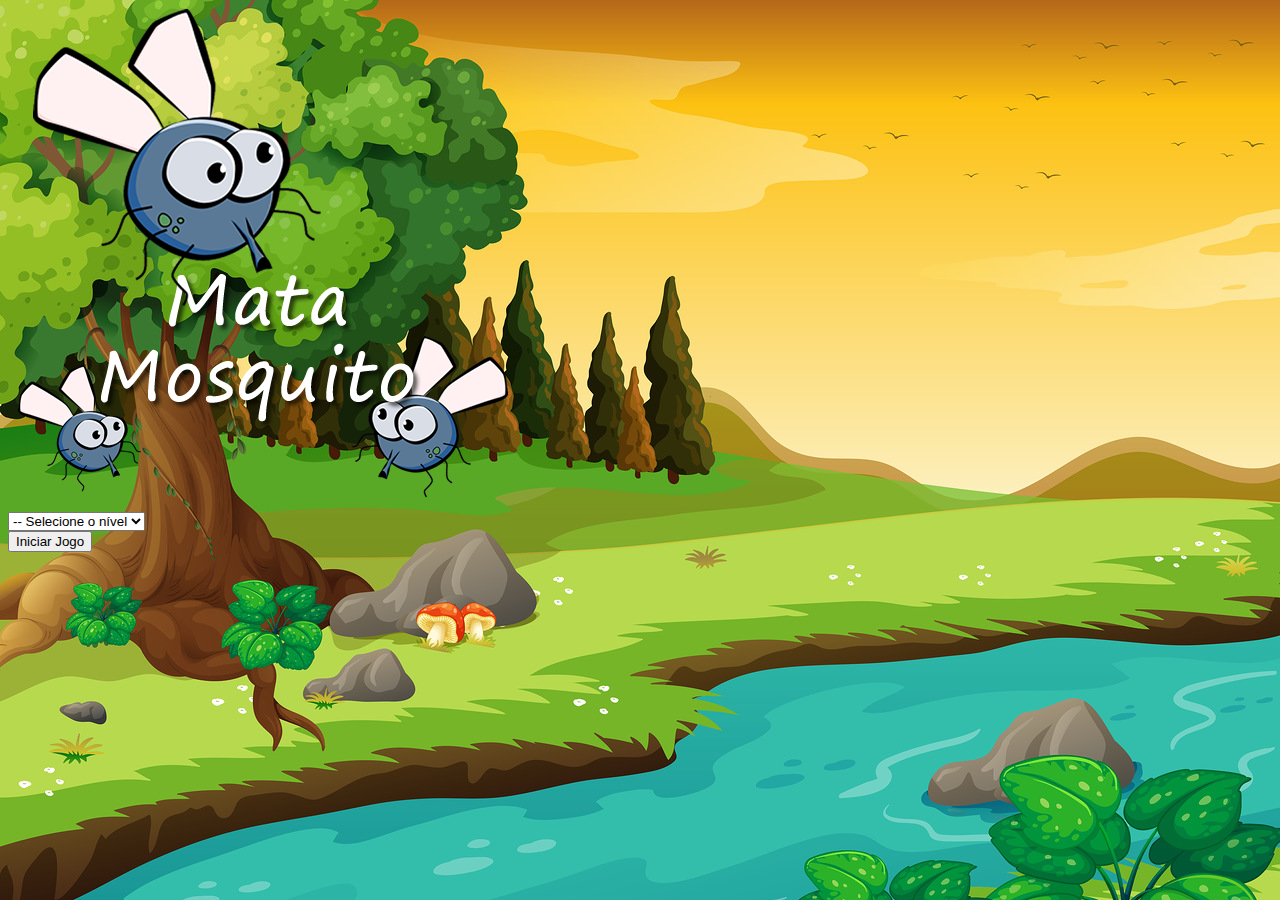
<file: index.html>
<!DOCTYPE html>
<!--[if lt IE 7]>      <html class="no-js lt-ie9 lt-ie8 lt-ie7"> <![endif]-->
<!--[if IE 7]>         <html class="no-js lt-ie9 lt-ie8"> <![endif]-->
<!--[if IE 8]>         <html class="no-js lt-ie9"> <![endif]-->
<!--[if gt IE 8]>      <html class="no-js"> <!--<![endif]-->
<html>
    <head>
        <meta charset="utf-8">
        <meta http-equiv="X-UA-Compatible" content="IE=edge">
        <title>Mata Mosquito</title>
        <meta name="description" content="">
        <meta name="viewport" content="width=device-width, initial-scale=1">
        <link href="https://cdn.jsdelivr.net/npm/bootstrap@5.1.3/dist/css/bootstrap.min.css" rel="stylesheet" integrity="sha384-1BmE4kWBq78iYhFldvKuhfTAU6auU8tT94WrHftjDbrCEXSU1oBoqyl2QvZ6jIW3" crossorigin="anonymous">
        <link rel="stylesheet" href="style.css">

        <script>
            function iniciarJogo() {
               let nivel = document.getElementById('nivel').value

               if(nivel === ''){
                   alert('Selecione um nível para iniciar o jogo')
                   return false
               }
               window.location.href = 'app.html?' + nivel

            }
        </script>
    </head>
    <body>
        <div class="container">
            <div class="row">
                <div class="col">
                    <div class="d-flex justify-content-center">
                        <img src="/imagens/game.png" alt="imagem da vitoria do jogo">
                    </div>
                </div>
            </div>
            
            <div class="row">
                <div class="col">
                    <div class="d-flex justify-content-center">
                        <div class="mb-2">
                            <select class="form-control" id="nivel">
                                <option value="">-- Selecione o nível</option>
                                <option value="normal">Normal</option>
                                <option value="dificil">Difícil</option>
                                <option value="ultra">Ultra Hard</option>
                            </select>     
                        </div>       
                    </div>
                </div>
            </div>    

            <div class="row">
                <div class="col">
                    <div class="d-flex justify-content-center">
                        <button type="button" class="btn btn-danger btn-lg" onclick="iniciarJogo()">Iniciar Jogo</button>
                    </div>
                </div>
            </div>
        </div>
    </body>
</html>
</file>
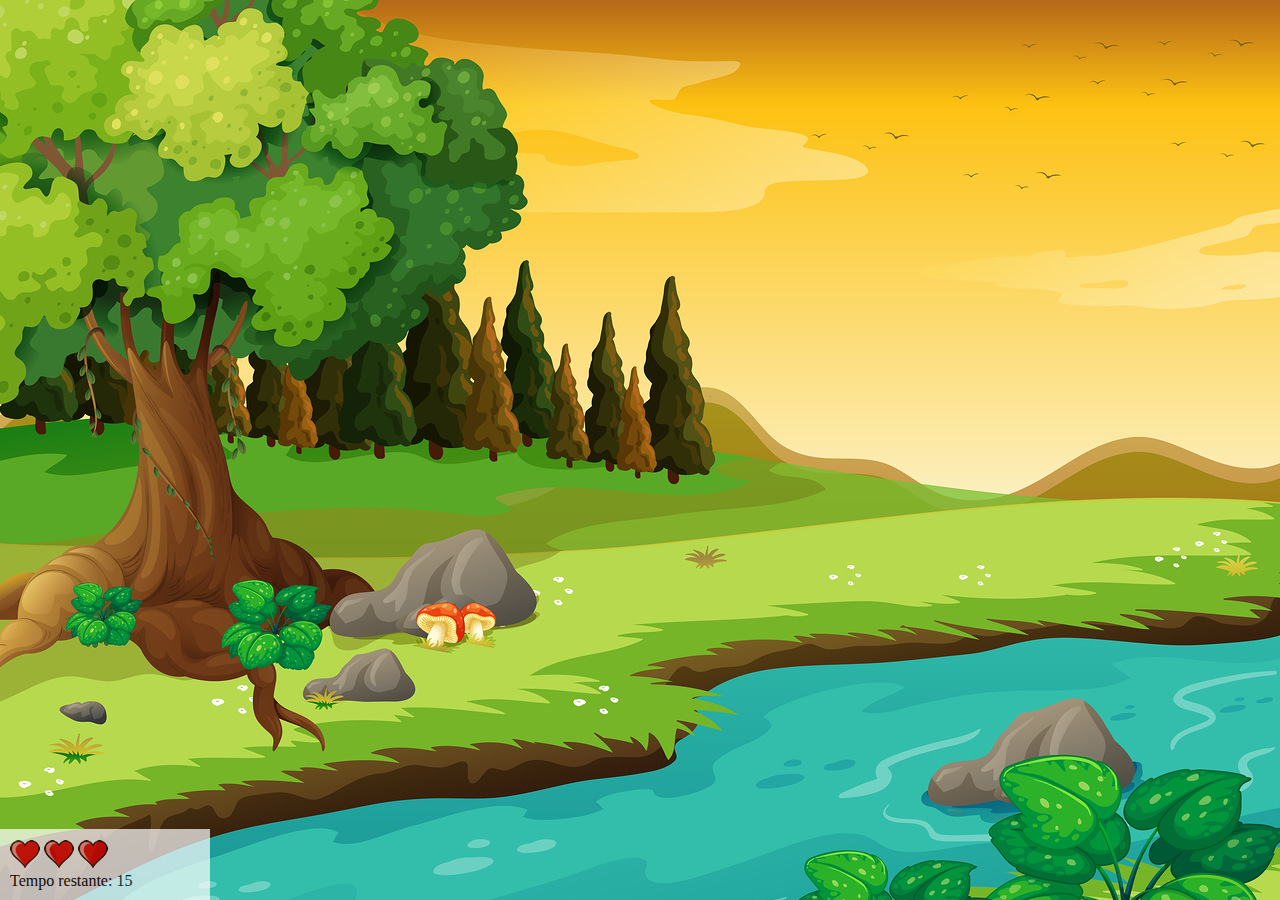
<file: app.html>
<!DOCTYPE html>
<!--[if lt IE 7]>      <html class="no-js lt-ie9 lt-ie8 lt-ie7"> <![endif]-->
<!--[if IE 7]>         <html class="no-js lt-ie9 lt-ie8"> <![endif]-->
<!--[if IE 8]>         <html class="no-js lt-ie9"> <![endif]-->
<!--[if gt IE 8]>      <html class="no-js"> <!--<![endif]-->
<html>
    <head>
        <meta charset="utf-8">
        <meta http-equiv="X-UA-Compatible" content="IE=edge">
        <title>Mata Mosquito</title>
        <meta name="description" content="">
        <meta name="viewport" content="width=device-width, initial-scale=1">
        <link rel="stylesheet" href="/style.css">
        <script src="/jogo.js"></script> 
    </head>
    <body onresize="ajustarTamanhoJogo()">
        
        <div class="painel">
            <div class="vidas"></div>
                <img id="v1" src="/imagens/coracao_cheio.png" alt="imagem de um coração">
                <img id="v2" src="/imagens/coracao_cheio.png" alt="imagem de um coração">
                <img id="v3" src="/imagens/coracao_cheio.png" alt="imagem de um coração">
            <div class="cronometro">Tempo restante: <span id="conometro"></span></div>
        </div>

        <script>
            document.getElementById('conometro').innerHTML = tempo

            let criarMosca = setInterval(function(){
                posicaoRandomica()  
            }, criarMosquitoTempo)
        </script>

           
    </body>
</html>
</file>
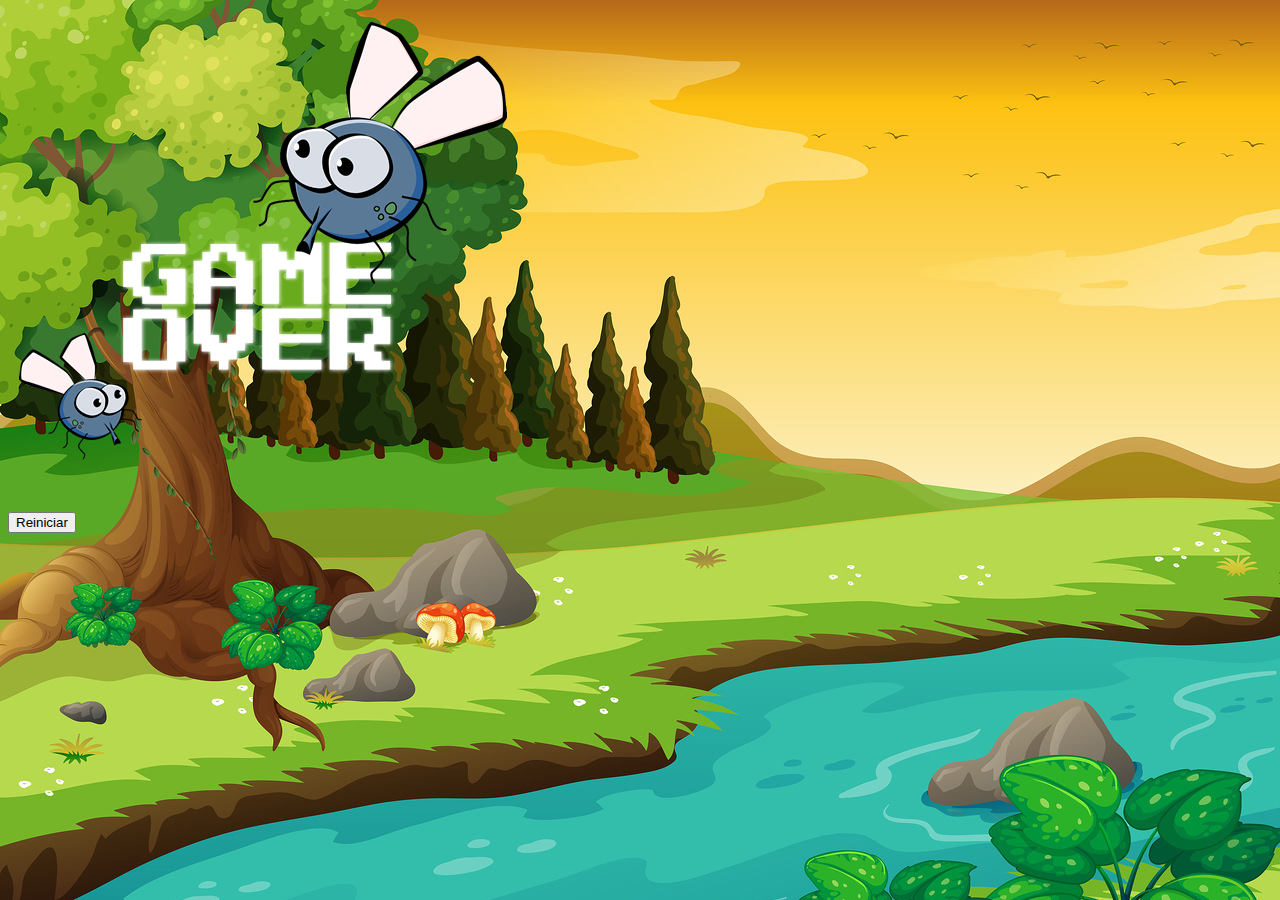
<file: fim_de_jogo.html>
<!DOCTYPE html>
<!--[if lt IE 7]>      <html class="no-js lt-ie9 lt-ie8 lt-ie7"> <![endif]-->
<!--[if IE 7]>         <html class="no-js lt-ie9 lt-ie8"> <![endif]-->
<!--[if IE 8]>         <html class="no-js lt-ie9"> <![endif]-->
<!--[if gt IE 8]>      <html class="no-js"> <!--<![endif]-->
<html>
    <head>
        <meta charset="utf-8">
        <meta http-equiv="X-UA-Compatible" content="IE=edge">
        <title>Mata Mosquito</title>
        <meta name="description" content="">
        <meta name="viewport" content="width=device-width, initial-scale=1">   
        <!-- CSS only -->
        <link href="https://cdn.jsdelivr.net/npm/bootstrap@5.1.3/dist/css/bootstrap.min.css" rel="stylesheet" integrity="sha384-1BmE4kWBq78iYhFldvKuhfTAU6auU8tT94WrHftjDbrCEXSU1oBoqyl2QvZ6jIW3" crossorigin="anonymous">
        <link rel="stylesheet" href="style.css">
    </head>
    <body>
        <div class="container">
            <div class="row">
                <div class="col">
                    <div class="d-flex justify-content-center">
                        <img src="/imagens/game_over.png" alt="imagem de fim de jogo">
                    </div>
                </div>
            </div>

            <div class="row">
                <div class="col">
                    <div class="d-flex justify-content-center">
                        <button type="button" class="btn btn-dark btn-lg" onclick="window.location.href = 'index.html'">Reiniciar</button>
                    </div>
                </div>
            </div>
        </div>
    </body>
</html>
</file>
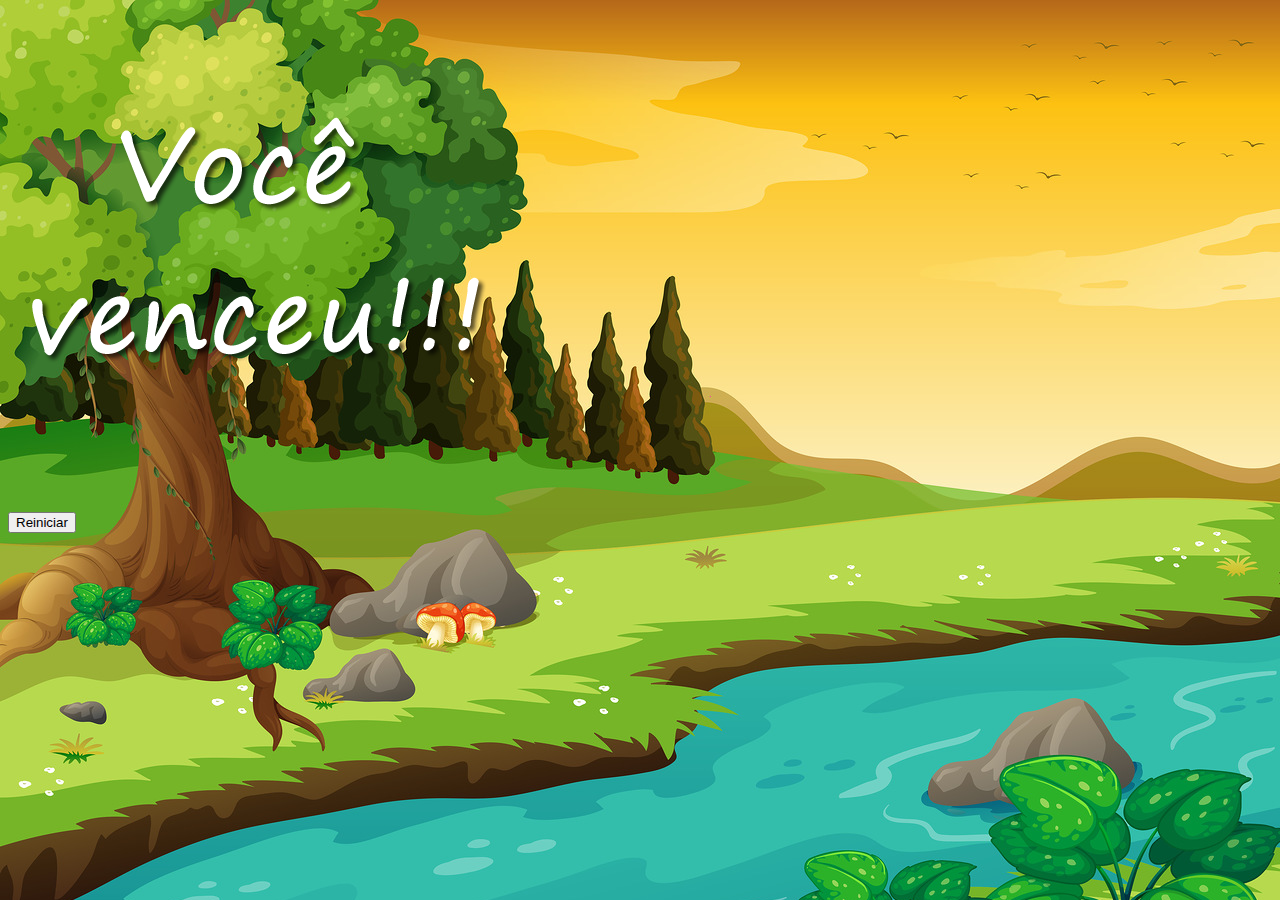
<file: vitoria.html>
<!DOCTYPE html>
<!--[if lt IE 7]>      <html class="no-js lt-ie9 lt-ie8 lt-ie7"> <![endif]-->
<!--[if IE 7]>         <html class="no-js lt-ie9 lt-ie8"> <![endif]-->
<!--[if IE 8]>         <html class="no-js lt-ie9"> <![endif]-->
<!--[if gt IE 8]>      <html class="no-js"> <!--<![endif]-->
<html>
    <head>
        <meta charset="utf-8">
        <meta http-equiv="X-UA-Compatible" content="IE=edge">
        <title>Mata Mosquito</title>
        <meta name="description" content="">
        <meta name="viewport" content="width=device-width, initial-scale=1">
        <link href="https://cdn.jsdelivr.net/npm/bootstrap@5.1.3/dist/css/bootstrap.min.css" rel="stylesheet" integrity="sha384-1BmE4kWBq78iYhFldvKuhfTAU6auU8tT94WrHftjDbrCEXSU1oBoqyl2QvZ6jIW3" crossorigin="anonymous">
        <link rel="stylesheet" href="style.css">
    </head>
    <body>
        <div class="container">
            <div class="row">
                <div class="col">
                    <div class="d-flex justify-content-center">
                        <img src="/imagens/vitoria.png" alt="imagem da vitoria do jogo">
                    </div>
                </div>
            </div>

            <div class="row">
                <div class="col">
                    <div class="d-flex justify-content-center">
                        <button type="button" class="btn btn-dark btn-lg" onclick="window.location.href = 'index.html'">Reiniciar</button>
                    </div>
                </div>
            </div>
        </div>
    </body>
</html>
</file>
<file: style.css>
:root {
    --branco: #fff;
}

html{
    cursor: url(imagens/mata_mosquito.png) 30 30, auto;
}

body{
    background-image: url(/imagens/bg.jpg);
    background-repeat: no-repeat;
    background-size: 100%;
}

.mosquito1{
    width: 50px;
    height: 50px;
}

.mosquito2{
    width: 70px;
    height: 70px;
}

.mosquito3{
    width: 90px;
    height: 90px;
}

.ladoA{
    transform: scaleX(1);
}

.ladoB{
    transform: scaleX(-1);
}

.painel{
    position: absolute;
    width: 190px;
    padding: 10px;
    left: 0px;
    bottom: 0px;
    border-top: solid 1px var(--branco);
    background-color: var(--branco);
    opacity: 0.7;
}

.vidas{
    float: left;
}

.conometro{
    float: left;
    font-size: 20px;
    font-weight: 900;
}
</file>
